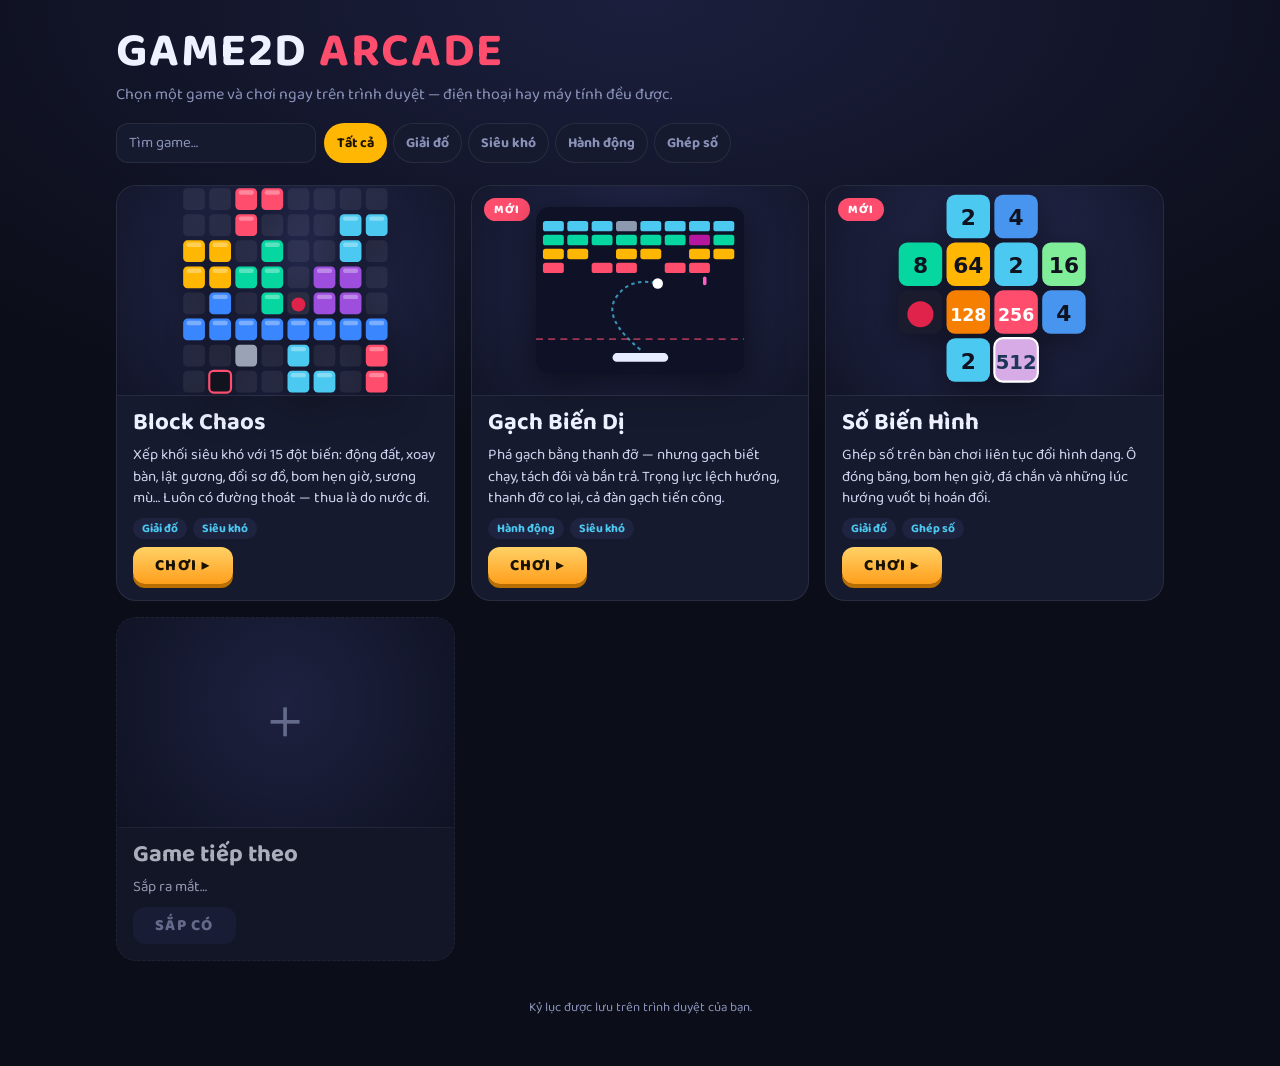
<file: public/index.html>
<!doctype html>
<html lang="vi">
<head>
  <meta charset="utf-8">
  <meta name="viewport" content="width=device-width, initial-scale=1">
  <title>Game2D Arcade</title>
  <meta name="description" content="Sảnh game 2D chơi ngay trên trình duyệt.">
  <link rel="preconnect" href="https://fonts.googleapis.com">
  <link rel="preconnect" href="https://fonts.gstatic.com" crossorigin>
  <link href="https://fonts.googleapis.com/css2?family=Baloo+2:wght@500;700;800&display=swap" rel="stylesheet">
  <style>
    :root {
      --bg: #0b0d18;
      --panel: #161a2e;
      --panel-2: #1e2340;
      --line: #ffffff14;
      --text: #eef1ff;
      --muted: #8a92b9;
      --accent: #ffb703;
      --danger: #ff4d6d;
      --cyan: #4cc9f0;
    }
    * { box-sizing: border-box; margin: 0; padding: 0; }
    html, body {
      min-height: 100%;
      background: radial-gradient(120% 70% at 50% 0%, #1b1f3d 0%, var(--bg) 60%);
      background-color: var(--bg);
      color: var(--text);
      font-family: 'Baloo 2', system-ui, -apple-system, 'Segoe UI', sans-serif;
    }
    a { color: inherit; text-decoration: none; }

    .wrap { max-width: 1080px; margin: 0 auto; padding: 28px 16px 48px; }

    header { display: flex; align-items: flex-end; justify-content: space-between; gap: 16px; flex-wrap: wrap; margin-bottom: 22px; }
    .brand h1 { font-size: clamp(32px, 6vw, 48px); line-height: 1; letter-spacing: .03em; }
    .brand h1 span { color: var(--danger); }
    .brand p { color: var(--muted); margin-top: 6px; }

    .tools { display: flex; gap: 8px; flex-wrap: wrap; }
    .search {
      background: var(--panel); border: 1px solid var(--line); border-radius: 12px;
      color: var(--text); font: inherit; font-size: 15px;
      padding: 7px 12px; width: 200px; max-width: 100%;
    }
    .search::placeholder { color: var(--muted); }
    .filters { display: flex; gap: 6px; flex-wrap: wrap; }
    .filters button {
      border: 1px solid var(--line); background: var(--panel); color: var(--muted);
      font: inherit; font-size: 14px; font-weight: 700;
      padding: 5px 12px; border-radius: 999px; cursor: pointer;
    }
    .filters button[aria-pressed="true"] { background: var(--accent); color: #1a1200; border-color: transparent; }

    .grid { display: grid; grid-template-columns: repeat(auto-fill, minmax(280px, 1fr)); gap: 16px; }

    .card {
      position: relative;
      display: flex; flex-direction: column;
      background: var(--panel);
      border: 1px solid var(--line);
      border-radius: 20px;
      overflow: hidden;
      transition: transform .18s ease, box-shadow .18s ease, border-color .18s;
    }
    a.card:hover, a.card:focus-visible { transform: translateY(-4px); border-color: #ffb70366; box-shadow: 0 14px 36px #000a; outline: none; }
    .thumb {
      aspect-ratio: 16 / 10;
      display: grid; place-items: center;
      background: radial-gradient(circle at 50% 40%, #262b52, #121528);
      border-bottom: 1px solid var(--line);
    }
    .thumb svg { width: 62%; height: auto; filter: drop-shadow(0 8px 18px #0008); }
    .body { padding: 14px 16px 16px; display: flex; flex-direction: column; gap: 8px; flex: 1; }
    .title { display: flex; align-items: baseline; justify-content: space-between; gap: 8px; }
    .title h2 { font-size: 24px; line-height: 1.1; }
    .best { font-size: 13px; color: var(--muted); white-space: nowrap; }
    .best b { color: var(--accent); font-size: 15px; }
    .desc { color: #cfd4f0; font-size: 15px; line-height: 1.45; }
    .tags { display: flex; gap: 6px; flex-wrap: wrap; }
    .tags span { font-size: 12px; font-weight: 700; padding: 1px 9px; border-radius: 999px; background: var(--panel-2); color: var(--cyan); }
    .play {
      margin-top: auto; align-self: flex-start;
      padding: 6px 22px; border-radius: 12px;
      font-weight: 800; letter-spacing: .08em; color: #1a1200;
      background: linear-gradient(180deg, #ffd166, #ff9f1c);
      box-shadow: 0 4px 0 #b86e00;
    }
    .badge {
      position: absolute; top: 12px; left: 12px;
      font-size: 12px; font-weight: 800; letter-spacing: .08em;
      padding: 2px 10px; border-radius: 999px;
      background: var(--danger); color: #fff;
    }

    .card.soon { border-style: dashed; opacity: .7; }
    .card.soon .thumb { font-size: 56px; color: var(--muted); }
    .card.soon .play { background: var(--panel-2); color: var(--muted); box-shadow: none; }

    .empty { color: var(--muted); text-align: center; padding: 40px 0; grid-column: 1 / -1; }
    footer { margin-top: 36px; color: var(--muted); font-size: 13px; text-align: center; }

    @media (max-width: 480px) {
      .wrap { padding-top: 20px; }
      .search { width: 100%; }
      .tools { width: 100%; }
    }
  </style>
</head>
<body>
  <div class="wrap">
    <header>
      <div class="brand">
        <h1>GAME2D <span>ARCADE</span></h1>
        <p>Chọn một game và chơi ngay trên trình duyệt — điện thoại hay máy tính đều được.</p>
      </div>
      <div class="tools">
        <input id="q" class="search" type="search" placeholder="Tìm game…" aria-label="Tìm game">
        <div id="filters" class="filters" role="group" aria-label="Lọc theo thể loại"></div>
      </div>
    </header>

    <main id="grid" class="grid"></main>
    <footer>Kỷ lục được lưu trên trình duyệt của bạn.</footer>
  </div>

  <script>
    // Danh sách game — thêm game mới chỉ cần thêm 1 mục vào đây
    const GAMES = [
      {
        id: 'blockblast',
        title: 'Block Chaos',
        url: 'blockblast/',
        desc: 'Xếp khối siêu khó với 15 đột biến: động đất, xoay bàn, lật gương, đổi sơ đồ, bom hẹn giờ, sương mù… Luôn có đường thoát — thua là do nước đi.',
        tags: ['Giải đố', 'Siêu khó'],
        bestKey: 'bc_best',
        thumb: 'blocks',
      },
      {
        id: 'brick',
        title: 'Gạch Biến Dị',
        url: 'brick/',
        desc: 'Phá gạch bằng thanh đỡ — nhưng gạch biết chạy, tách đôi và bắn trả. Trọng lực lệch hướng, thanh đỡ co lại, cả đàn gạch tiến công.',
        tags: ['Hành động', 'Siêu khó'],
        bestKey: 'bk_best',
        badge: 'MỚI',
        thumb: 'brick',
      },
      {
        id: 'merge',
        title: 'Số Biến Hình',
        url: 'merge/',
        desc: 'Ghép số trên bàn chơi liên tục đổi hình dạng. Ô đóng băng, bom hẹn giờ, đá chắn và những lúc hướng vuốt bị hoán đổi.',
        tags: ['Giải đố', 'Ghép số'],
        bestKey: 'mg_best',
        badge: 'MỚI',
        thumb: 'merge',
      },
    ];

    const THUMBS = {
      // Mini bàn 8×8 vẽ bằng SVG
      blocks() {
        const C = ['#ff4d6d', '#ffb703', '#06d6a0', '#4cc9f0', '#9d4edd', '#3a86ff'];
        const map = [
          '..11....',
          '..1...44',
          '22.3..4.',
          '2233.55.',
          '.6.3B55.',
          '66666666',
          '..x.4..1',
          '.L..44.1',
        ];
        let s = '';
        map.forEach((row, y) => [...row].forEach((ch, x) => {
          const X = x * 12 + 1, Y = y * 12 + 1;
          s += `<rect x="${X}" y="${Y}" width="10" height="10" rx="2" fill="#ffffff10"/>`;
          if (ch === '.') return;
          if (ch === 'B') {
            s += `<rect x="${X}" y="${Y}" width="10" height="10" rx="2" fill="#2b2d42"/><circle cx="${X + 5}" cy="${Y + 5.5}" r="3.2" fill="#e0234a"/>`;
          } else if (ch === 'L') {
            s += `<rect x="${X}" y="${Y}" width="10" height="10" rx="2" fill="#11131f" stroke="#ff4d6d" stroke-width="1"/>`;
          } else if (ch === 'x') {
            s += `<rect x="${X}" y="${Y}" width="10" height="10" rx="2" fill="#9aa3b5"/>`;
          } else {
            const c = C[(+ch - 1) % C.length];
            s += `<rect x="${X}" y="${Y}" width="10" height="10" rx="2" fill="${c}"/><rect x="${X + 1.5}" y="${Y + 1}" width="7" height="2" rx="1" fill="#ffffff55"/>`;
          }
        }));
        return `<svg viewBox="0 0 96 96" aria-hidden="true">${s}</svg>`;
      },

      // Sân phá gạch: vài hàng gạch, đường bay cong của bóng, thanh đỡ
      brick() {
        const C = ['#4cc9f0', '#06d6a0', '#ffb703', '#ff4d6d'];
        let s = '<rect x="0" y="0" width="120" height="96" rx="8" fill="#0f1226"/>';
        for (let r = 0; r < 4; r++) for (let c = 0; c < 8; c++) {
          if ((r === 2 && (c === 2 || c === 5)) || (r === 3 && c % 3 === 1)) continue;
          const x = 4 + c * 14, y = 8 + r * 8;
          const fill = r === 1 && c === 6 ? '#b5179e' : r === 0 && c === 3 ? '#8d99ae' : C[r];
          s += `<rect x="${x}" y="${y}" width="12" height="6" rx="1.5" fill="${fill}"/>`;
          if (r === 3 && c === 4) s += `<line x1="${x + 6}" y1="${y + 1}" x2="${x + 6}" y2="${y + 5}" stroke="#10121f" stroke-dasharray="1.5 1"/>`;
        }
        s += '<path d="M60 82 Q 38 64 46 52 T 70 44" fill="none" stroke="#4cc9f0" stroke-width="1.2" stroke-dasharray="2 2" opacity=".7"/>';
        s += '<circle cx="70" cy="44" r="3" fill="#fff"/>';
        s += '<rect x="96" y="40" width="2" height="5" rx="1" fill="#ff5ec4"/>';
        s += '<line x1="0" y1="76" x2="120" y2="76" stroke="#ff4d6d" stroke-dasharray="4 3" opacity=".6"/>';
        s += '<rect x="44" y="84" width="32" height="5" rx="2.5" fill="#e8ecff"/>';
        return `<svg viewBox="0 0 120 96" aria-hidden="true">${s}</svg>`;
      },

      // Bàn ghép số hình chữ thập, có ô băng và bom
      merge() {
        const cells = [
          [1, 0, 2], [2, 0, 4], [0, 1, 8], [1, 1, 64], [2, 1, 2], [3, 1, 16],
          [0, 2, 'B'], [1, 2, 128], [2, 2, 256], [3, 2, 4], [1, 3, 2], [2, 3, 'I'],
        ];
        const color = v => ({ 2: '#4cc9f0', 4: '#4895ef', 8: '#06d6a0', 16: '#80ed99', 64: '#ffb703', 128: '#f77f00', 256: '#ff4d6d' }[v]);
        let s = '';
        for (const [x, y, v] of cells) {
          const X = 4 + x * 22, Y = 4 + y * 22;
          if (v === 'B') {
            s += `<rect x="${X}" y="${Y}" width="20" height="20" rx="4" fill="#1a1c2e"/><circle cx="${X + 10}" cy="${Y + 11}" r="6" fill="#e0234a"/>`;
          } else if (v === 'I') {
            s += `<rect x="${X}" y="${Y}" width="20" height="20" rx="4" fill="#ff5ec4"/><rect x="${X}" y="${Y}" width="20" height="20" rx="4" fill="#bde0fe" fill-opacity=".6" stroke="#fff"/>` +
              `<text x="${X + 10}" y="${Y + 14}" text-anchor="middle" font-size="9" font-weight="800" fill="#1d3557" font-family="system-ui">512</text>`;
          } else {
            s += `<rect x="${X}" y="${Y}" width="20" height="20" rx="4" fill="${color(v)}"/>` +
              `<text x="${X + 10}" y="${Y + 14}" text-anchor="middle" font-size="${v > 99 ? 8 : 10}" font-weight="800" fill="${v <= 64 ? '#10121f' : '#fff'}" font-family="system-ui">${v}</text>`;
          }
        }
        return `<svg viewBox="0 0 96 96" aria-hidden="true">${s}</svg>`;
      },
    };

    const esc = s => String(s).replace(/[&<>"]/g, c => ({ '&': '&amp;', '<': '&lt;', '>': '&gt;', '"': '&quot;' }[c]));
    function readBest(key) {
      try { const v = JSON.parse(localStorage.getItem(key)); return typeof v === 'number' ? v : 0; } catch (e) { return 0; }
    }

    let activeTag = 'Tất cả';
    const allTags = ['Tất cả', ...new Set(GAMES.flatMap(g => g.tags))];
    const filtersEl = document.getElementById('filters');
    filtersEl.innerHTML = allTags.map(t => `<button type="button" aria-pressed="${t === activeTag}">${esc(t)}</button>`).join('');
    filtersEl.addEventListener('click', e => {
      const b = e.target.closest('button');
      if (!b) return;
      activeTag = b.textContent;
      [...filtersEl.children].forEach(x => x.setAttribute('aria-pressed', x === b));
      render();
    });
    document.getElementById('q').addEventListener('input', render);

    function render() {
      const q = document.getElementById('q').value.trim().toLowerCase();
      const list = GAMES.filter(g =>
        (activeTag === 'Tất cả' || g.tags.includes(activeTag)) &&
        (!q || (g.title + ' ' + g.desc + ' ' + g.tags.join(' ')).toLowerCase().includes(q)));
      const cards = list.map(g => {
        const best = g.bestKey ? readBest(g.bestKey) : 0;
        return `<a class="card" href="${esc(g.url)}">
          ${g.badge ? `<span class="badge">${esc(g.badge)}</span>` : ''}
          <div class="thumb">${THUMBS[g.thumb] ? THUMBS[g.thumb]() : ''}</div>
          <div class="body">
            <div class="title"><h2>${esc(g.title)}</h2>${best ? `<span class="best">Kỷ lục <b>${best}</b></span>` : ''}</div>
            <p class="desc">${esc(g.desc)}</p>
            <div class="tags">${g.tags.map(t => `<span>${esc(t)}</span>`).join('')}</div>
            <span class="play">CHƠI ▸</span>
          </div>
        </a>`;
      });
      if (!q && activeTag === 'Tất cả') {
        cards.push(`<div class="card soon"><div class="thumb">＋</div><div class="body">
          <div class="title"><h2>Game tiếp theo</h2></div>
          <p class="desc">Sắp ra mắt…</p><span class="play">SẮP CÓ</span></div></div>`);
      }
      document.getElementById('grid').innerHTML = cards.length ? cards.join('') : '<p class="empty">Không tìm thấy game nào.</p>';
    }
    render();
  </script>
</body>
</html>
</file>
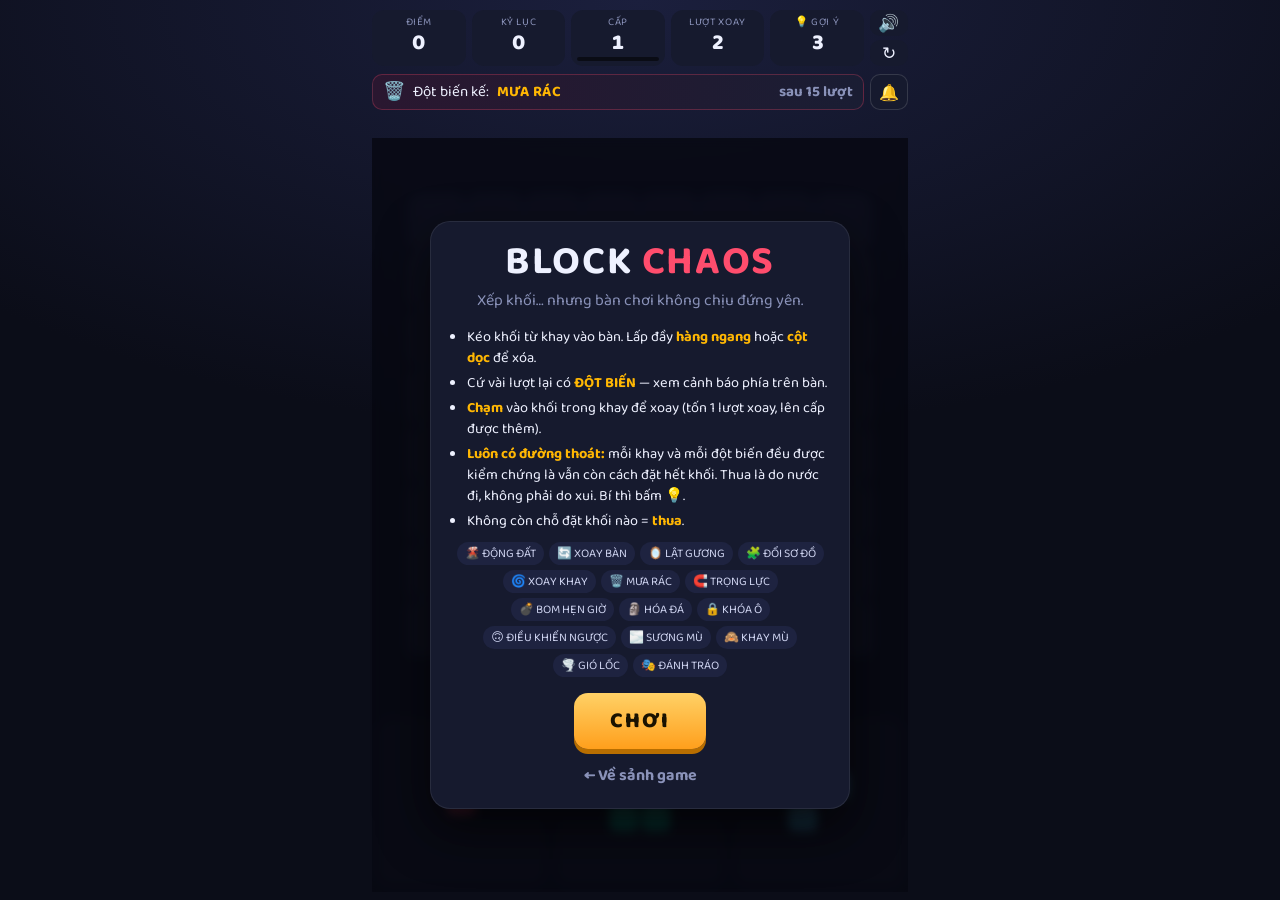
<file: public/blockblast/index.html>
<!doctype html>
<html lang="vi">
<head>
  <meta charset="utf-8">
  <meta name="viewport" content="width=device-width, initial-scale=1, maximum-scale=1, user-scalable=no">
  <title>Block Chaos</title>
  <link rel="preconnect" href="https://fonts.googleapis.com">
  <link rel="preconnect" href="https://fonts.gstatic.com" crossorigin>
  <link href="https://fonts.googleapis.com/css2?family=Baloo+2:wght@500;700;800&display=swap" rel="stylesheet">
  <link rel="stylesheet" href="../shared/arcade.css">
</head>
<body>
  <div id="app">
    <header class="hud">
      <div class="stat"><span class="lbl">Điểm</span><span class="val" id="score">0</span></div>
      <div class="stat"><span class="lbl">Kỷ lục</span><span class="val" id="best">0</span></div>
      <div class="stat">
        <span class="lbl">Cấp</span><span class="val" id="level">1</span>
        <div class="bar"><i id="levelBar"></i></div>
      </div>
      <div class="stat" title="Chạm vào khối trong khay để xoay (phím R khi đang kéo)">
        <span class="lbl">Lượt xoay</span><span class="val" id="tokens">2</span>
      </div>
      <button class="stat hint" id="hintBtn" title="Chỉ ra một nước đi chắc chắn còn đường thoát">
        <span class="lbl">💡 Gợi ý</span><span class="val" id="hints">3</span>
      </button>
      <div class="btns">
        <button id="muteBtn" aria-label="Bật/tắt âm thanh">🔊</button>
        <button id="restartBtn" aria-label="Chơi lại">↻</button>
      </div>
    </header>

    <div class="status">
      <div id="next" class="next"></div>
      <div id="effects" class="effects"></div>
    </div>

    <div class="stage">
      <canvas id="cv"></canvas>

      <div id="banner" class="banner">
        <div class="b-tag"></div>
        <div class="b-icon"></div>
        <div class="b-name"></div>
        <div class="b-desc"></div>
        <div class="b-detail"></div>
      </div>

      <div id="overlay" class="overlay">
        <div id="startCard" class="card">
          <h1>BLOCK <span>CHAOS</span></h1>
          <p class="sub">Xếp khối… nhưng bàn chơi không chịu đứng yên.</p>
          <ul class="rules">
            <li>Kéo khối từ khay vào bàn. Lấp đầy <b>hàng ngang</b> hoặc <b>cột dọc</b> để xóa.</li>
            <li>Cứ vài lượt lại có <b>ĐỘT BIẾN</b> — xem cảnh báo phía trên bàn.</li>
            <li><b>Chạm</b> vào khối trong khay để xoay (tốn 1 lượt xoay, lên cấp được thêm).</li>
            <li><b>Luôn có đường thoát:</b> mỗi khay và mỗi đột biến đều được kiểm chứng là vẫn còn cách đặt hết khối. Thua là do nước đi, không phải do xui. Bí thì bấm 💡.</li>
            <li>Không còn chỗ đặt khối nào = <b>thua</b>.</li>
          </ul>
          <div id="mutList" class="mut-list"></div>
          <button id="startBtn" class="big">CHƠI</button>
          <a class="home" href="../">← Về sảnh game</a>
        </div>

        <div id="overCard" class="card" hidden>
          <h1 class="over">TOANG RỒI!</h1>
          <p class="sub" id="overReason">Không còn chỗ cho khối nào.</p>
          <div class="final"><span id="finalScore">0</span><small id="newBest" hidden>KỶ LỤC MỚI!</small></div>
          <div class="stats">
            <div><b id="stLevel">1</b><span>cấp</span></div>
            <div><b id="stLines">0</b><span>hàng xóa</span></div>
            <div><b id="stMuts">0</b><span>đột biến</span></div>
            <div><b id="stMoves">0</b><span>lượt</span></div>
          </div>
          <div id="revive"></div>
          <button id="againBtn" class="big">CHƠI LẠI</button>
          <a class="home" href="../">← Về sảnh game</a>
        </div>
      </div>
    </div>
  </div>
  <script src="../shared/revive.js"></script>
  <script src="../shared/notify.js"></script>
  <script src="game.js"></script>
</body>
</html>
</file>
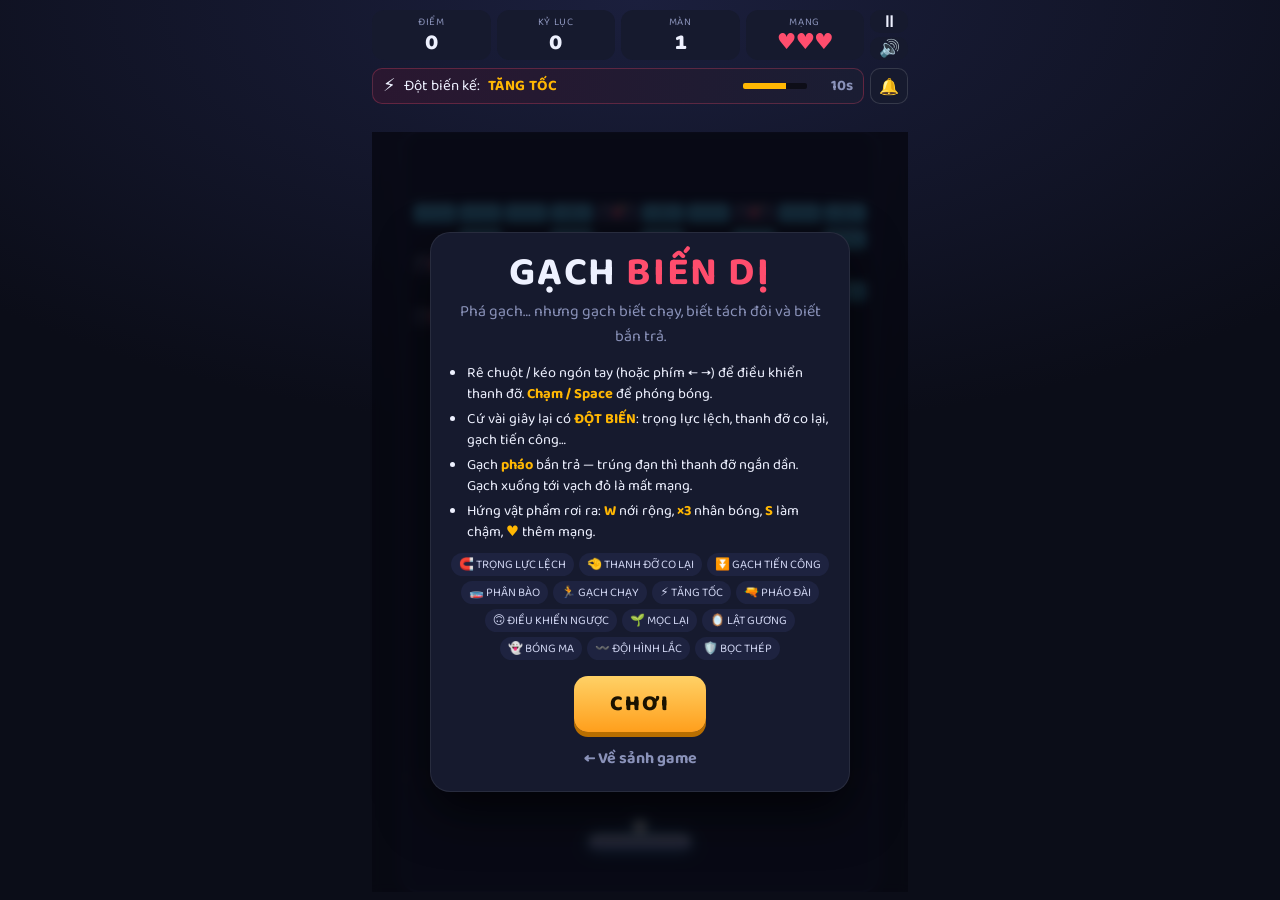
<file: public/brick/index.html>
<!doctype html>
<html lang="vi">
<head>
  <meta charset="utf-8">
  <meta name="viewport" content="width=device-width, initial-scale=1, maximum-scale=1, user-scalable=no">
  <title>Gạch Biến Dị</title>
  <link rel="preconnect" href="https://fonts.googleapis.com">
  <link rel="preconnect" href="https://fonts.gstatic.com" crossorigin>
  <link href="https://fonts.googleapis.com/css2?family=Baloo+2:wght@500;700;800&display=swap" rel="stylesheet">
  <link rel="stylesheet" href="../shared/arcade.css">
  <style>
    .lives { color: var(--danger); letter-spacing: -.05em; }
    .next .bar { width: 64px; height: 6px; margin: 0 0 0 auto; flex: none; }
    .next .cnt { margin-left: 8px; min-width: 30px; text-align: right; }
  </style>
</head>
<body>
  <div id="app">
    <header class="hud">
      <div class="stat"><span class="lbl">Điểm</span><span class="val" id="score">0</span></div>
      <div class="stat"><span class="lbl">Kỷ lục</span><span class="val" id="best">0</span></div>
      <div class="stat"><span class="lbl">Màn</span><span class="val" id="level">1</span></div>
      <div class="stat"><span class="lbl">Mạng</span><span class="val lives" id="lives">♥♥♥</span></div>
      <div class="btns">
        <button id="pauseBtn" aria-label="Tạm dừng">⏸</button>
        <button id="muteBtn" aria-label="Bật/tắt âm thanh">🔊</button>
      </div>
    </header>

    <div class="status">
      <div id="next" class="next"></div>
      <div id="effects" class="effects"></div>
    </div>

    <div class="stage">
      <canvas id="cv"></canvas>

      <div id="banner" class="banner">
        <div class="b-tag"></div>
        <div class="b-icon"></div>
        <div class="b-name"></div>
        <div class="b-desc"></div>
        <div class="b-detail"></div>
      </div>

      <div id="overlay" class="overlay">
        <div id="startCard" class="card">
          <h1>GẠCH <span>BIẾN DỊ</span></h1>
          <p class="sub">Phá gạch… nhưng gạch biết chạy, biết tách đôi và biết bắn trả.</p>
          <ul class="rules">
            <li>Rê chuột / kéo ngón tay (hoặc phím ← →) để điều khiển thanh đỡ. <b>Chạm / Space</b> để phóng bóng.</li>
            <li>Cứ vài giây lại có <b>ĐỘT BIẾN</b>: trọng lực lệch, thanh đỡ co lại, gạch tiến công…</li>
            <li>Gạch <b>pháo</b> bắn trả — trúng đạn thì thanh đỡ ngắn dần. Gạch xuống tới vạch đỏ là mất mạng.</li>
            <li>Hứng vật phẩm rơi ra: <b>W</b> nới rộng, <b>×3</b> nhân bóng, <b>S</b> làm chậm, <b>♥</b> thêm mạng.</li>
          </ul>
          <div id="mutList" class="mut-list"></div>
          <button id="startBtn" class="big">CHƠI</button>
          <a class="home" href="../">← Về sảnh game</a>
        </div>

        <div id="pauseCard" class="card" hidden>
          <h1>TẠM DỪNG</h1>
          <div class="row">
            <button id="resumeBtn" class="big">TIẾP TỤC</button>
            <button id="restartBtn" class="big ghost">CHƠI LẠI</button>
          </div>
          <a class="home" href="../">← Về sảnh game</a>
        </div>

        <div id="overCard" class="card" hidden>
          <h1 class="over">TOANG RỒI!</h1>
          <p class="sub" id="overReason">Hết mạng.</p>
          <div class="final"><span id="finalScore">0</span><small id="newBest" hidden>KỶ LỤC MỚI!</small></div>
          <div class="stats">
            <div><b id="stLevel">1</b><span>màn</span></div>
            <div><b id="stBricks">0</b><span>gạch vỡ</span></div>
            <div><b id="stMuts">0</b><span>đột biến</span></div>
            <div><b id="stTime">0</b><span>giây</span></div>
          </div>
          <div id="revive"></div>
          <button id="againBtn" class="big">CHƠI LẠI</button>
          <a class="home" href="../">← Về sảnh game</a>
        </div>
      </div>
    </div>
  </div>
  <script src="../shared/sound.js"></script>
  <script src="../shared/revive.js"></script>
  <script src="../shared/notify.js"></script>
  <script src="game.js"></script>
</body>
</html>
</file>
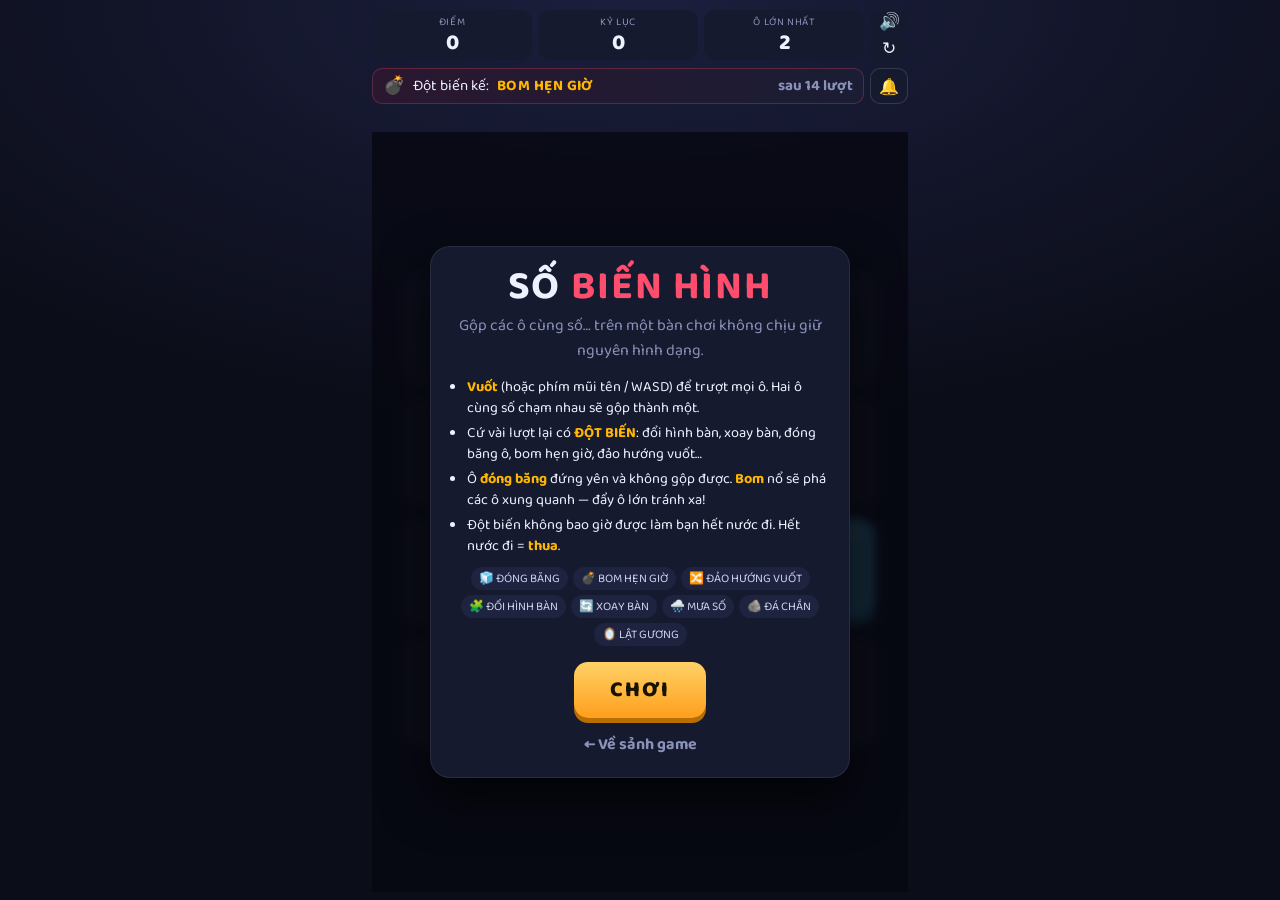
<file: public/merge/index.html>
<!doctype html>
<html lang="vi">
<head>
  <meta charset="utf-8">
  <meta name="viewport" content="width=device-width, initial-scale=1, maximum-scale=1, user-scalable=no">
  <title>Số Biến Hình</title>
  <link rel="preconnect" href="https://fonts.googleapis.com">
  <link rel="preconnect" href="https://fonts.gstatic.com" crossorigin>
  <link href="https://fonts.googleapis.com/css2?family=Baloo+2:wght@500;700;800&display=swap" rel="stylesheet">
  <link rel="stylesheet" href="../shared/arcade.css">
</head>
<body>
  <div id="app">
    <header class="hud">
      <div class="stat"><span class="lbl">Điểm</span><span class="val" id="score">0</span></div>
      <div class="stat"><span class="lbl">Kỷ lục</span><span class="val" id="best">0</span></div>
      <div class="stat"><span class="lbl">Ô lớn nhất</span><span class="val" id="maxTile">2</span></div>
      <div class="btns">
        <button id="muteBtn" aria-label="Bật/tắt âm thanh">🔊</button>
        <button id="restartBtn" aria-label="Chơi lại">↻</button>
      </div>
    </header>

    <div class="status">
      <div id="next" class="next"></div>
      <div id="effects" class="effects"></div>
    </div>

    <div class="stage">
      <canvas id="cv"></canvas>

      <div id="banner" class="banner">
        <div class="b-tag"></div>
        <div class="b-icon"></div>
        <div class="b-name"></div>
        <div class="b-desc"></div>
        <div class="b-detail"></div>
      </div>

      <div id="overlay" class="overlay">
        <div id="startCard" class="card">
          <h1>SỐ <span>BIẾN HÌNH</span></h1>
          <p class="sub">Gộp các ô cùng số… trên một bàn chơi không chịu giữ nguyên hình dạng.</p>
          <ul class="rules">
            <li><b>Vuốt</b> (hoặc phím mũi tên / WASD) để trượt mọi ô. Hai ô cùng số chạm nhau sẽ gộp thành một.</li>
            <li>Cứ vài lượt lại có <b>ĐỘT BIẾN</b>: đổi hình bàn, xoay bàn, đóng băng ô, bom hẹn giờ, đảo hướng vuốt…</li>
            <li>Ô <b>đóng băng</b> đứng yên và không gộp được. <b>Bom</b> nổ sẽ phá các ô xung quanh — đẩy ô lớn tránh xa!</li>
            <li>Đột biến không bao giờ được làm bạn hết nước đi. Hết nước đi = <b>thua</b>.</li>
          </ul>
          <div id="mutList" class="mut-list"></div>
          <button id="startBtn" class="big">CHƠI</button>
          <a class="home" href="../">← Về sảnh game</a>
        </div>

        <div id="overCard" class="card" hidden>
          <h1 class="over">HẾT NƯỚC ĐI!</h1>
          <p class="sub">Bàn đã kín, không còn ô nào gộp được.</p>
          <div class="final"><span id="finalScore">0</span><small id="newBest" hidden>KỶ LỤC MỚI!</small></div>
          <div class="stats">
            <div><b id="stMax">0</b><span>ô lớn nhất</span></div>
            <div><b id="stMoves">0</b><span>lượt</span></div>
            <div><b id="stMuts">0</b><span>đột biến</span></div>
            <div><b id="stBombs">0</b><span>bom nổ</span></div>
          </div>
          <div id="revive"></div>
          <button id="againBtn" class="big">CHƠI LẠI</button>
          <a class="home" href="../">← Về sảnh game</a>
        </div>
      </div>
    </div>
  </div>
  <script src="../shared/sound.js"></script>
  <script src="../shared/revive.js"></script>
  <script src="../shared/notify.js"></script>
  <script src="game.js"></script>
</body>
</html>
</file>
<file: public/shared/arcade.css>
:root {
  --bg: #0b0d18;
  --panel: #161a2e;
  --panel-2: #1e2340;
  --text: #eef1ff;
  --muted: #8a92b9;
  --accent: #ffb703;
  --danger: #ff4d6d;
  --cyan: #4cc9f0;
}

* { box-sizing: border-box; margin: 0; padding: 0; }

html, body {
  height: 100%;
  background: radial-gradient(120% 80% at 50% 0%, #1b1f3d 0%, var(--bg) 60%);
  background-color: var(--bg);
  color: var(--text);
  font-family: 'Baloo 2', system-ui, -apple-system, 'Segoe UI', sans-serif;
  overflow: hidden;
  user-select: none;
  -webkit-user-select: none;
  -webkit-tap-highlight-color: transparent;
}

#app {
  max-width: 560px;
  height: 100%;
  margin: 0 auto;
  display: flex;
  flex-direction: column;
  padding: 10px 12px calc(8px + env(safe-area-inset-bottom));
}

/* ---------- HUD ---------- */
.hud { display: flex; gap: 6px; }

.stat {
  flex: 1;
  min-width: 0;
  background: var(--panel);
  border-radius: 12px;
  padding: 4px 6px 5px;
  display: flex;
  flex-direction: column;
  align-items: center;
}
button.stat { border: 0; color: inherit; font: inherit; cursor: pointer; }
button.stat:hover { background: var(--panel-2); }
.lbl { font-size: 10.5px; text-transform: uppercase; letter-spacing: .06em; color: var(--muted); white-space: nowrap; }
.val { font-size: 22px; font-weight: 800; line-height: 1.1; font-variant-numeric: tabular-nums; }
.val.bump { animation: bump .35s ease; }
.bar { width: 100%; height: 4px; background: #0008; border-radius: 2px; overflow: hidden; margin-top: 2px; }
.bar i { display: block; height: 100%; width: 0; background: var(--accent); transition: width .3s; }

.btns { display: flex; flex-direction: column; gap: 4px; }
.btns button {
  width: 38px; flex: 1;
  border: 0; border-radius: 10px;
  background: var(--panel); color: var(--text);
  font-size: 17px; cursor: pointer;
}
.btns button:hover { background: var(--panel-2); }

/* ---------- Trạng thái đột biến ---------- */
.status { height: 64px; margin-top: 8px; overflow: hidden; }

.next {
  display: flex; align-items: center; gap: 8px;
  background: linear-gradient(90deg, #2a1730, #1a1d33);
  border: 1px solid #ff4d6d44;
  border-radius: 10px;
  padding: 3px 10px;
  font-size: 15px;
  white-space: nowrap;
}
.next .ico { font-size: 18px; }
.next b { color: var(--accent); letter-spacing: .03em; }
.next .cnt { margin-left: auto; color: var(--muted); font-weight: 700; }
.next.urgent { border-color: var(--danger); animation: pulse .5s infinite alternate; }
.next.urgent .cnt { color: var(--danger); }

.effects { display: flex; gap: 6px; margin-top: 5px; flex-wrap: nowrap; overflow: hidden; }
.chip {
  font-size: 13px; font-weight: 700;
  padding: 1px 9px;
  border-radius: 999px;
  background: #4cc9f022; color: var(--cyan);
  border: 1px solid #4cc9f055;
  white-space: nowrap;
}
.chip.bad { background: #ff4d6d22; color: #ff8fa3; border-color: #ff4d6d55; }
.chip.good { background: #ffb70322; color: var(--accent); border-color: #ffb70355; }

/* ---------- Sân chơi ---------- */
.stage { position: relative; flex: 1; min-height: 0; }
canvas { position: absolute; inset: 0; width: 100%; height: 100%; display: block; touch-action: none; }

.banner {
  position: absolute; left: 50%; top: 36%;
  transform: translate(-50%, -50%);
  width: min(92%, 420px);
  padding: 14px 18px 16px;
  text-align: center;
  background: rgba(16, 12, 30, .92);
  border: 2px solid var(--danger);
  border-radius: 18px;
  box-shadow: 0 0 40px #ff4d6d66, 0 10px 30px #0009;
  opacity: 0;
  pointer-events: none;
  z-index: 4;
}
.banner.show { animation: bannerIn 1.9s ease forwards; }
.b-tag { font-size: 12px; font-weight: 800; letter-spacing: .2em; color: var(--danger); }
.b-tag:empty { display: none; }
.b-icon { font-size: 40px; line-height: 1.1; }
.b-name { font-size: 28px; font-weight: 800; color: var(--accent); letter-spacing: .04em; line-height: 1.1; }
.b-desc { font-size: 15px; color: #cfd4f0; margin-top: 4px; }
.b-detail { font-size: 14px; font-weight: 700; color: var(--cyan); margin-top: 2px; }
.b-detail:empty { display: none; }

/* ---------- Overlay ---------- */
.overlay {
  position: absolute; inset: 0;
  display: flex; align-items: center; justify-content: center;
  background: rgba(8, 9, 18, .84);
  backdrop-filter: blur(5px);
  -webkit-backdrop-filter: blur(5px);
  z-index: 5;
  padding: 12px;
}
.overlay[hidden], .card[hidden], [hidden] { display: none !important; }

.card {
  width: 100%; max-width: 420px; max-height: 100%;
  overflow-y: auto;
  background: var(--panel);
  border: 1px solid #ffffff14;
  border-radius: 20px;
  padding: 20px 18px;
  text-align: center;
  box-shadow: 0 20px 50px #000a;
}
.card h1 { font-size: 40px; line-height: 1; letter-spacing: .04em; }
.card h1 span { color: var(--danger); }
.card h1.over { color: var(--danger); }
.sub { color: var(--muted); margin-top: 6px; }

.rules { text-align: left; margin: 14px 0 10px; padding-left: 18px; font-size: 14.5px; line-height: 1.45; }
.rules li { margin-bottom: 4px; }
.rules b { color: var(--accent); }

.mut-list { display: flex; flex-wrap: wrap; gap: 5px; justify-content: center; margin: 6px 0 16px; }
.mut-list span { font-size: 12px; padding: 2px 8px; border-radius: 999px; background: var(--panel-2); color: #cfd4f0; }

.big {
  border: 0; border-radius: 14px;
  padding: 10px 36px;
  font: inherit; font-size: 22px; font-weight: 800; letter-spacing: .08em;
  color: #1a1200;
  background: linear-gradient(180deg, #ffd166, #ff9f1c);
  box-shadow: 0 5px 0 #b86e00;
  cursor: pointer;
}
.home { display: block; margin-top: 14px; color: var(--muted); font-weight: 700; text-decoration: none; }
.home:hover { color: var(--text); }
.big:active { transform: translateY(3px); box-shadow: 0 2px 0 #b86e00; }

.final { margin: 14px 0 6px; }
.final span { font-size: 54px; font-weight: 800; line-height: 1; color: var(--accent); display: block; }
.final small { color: var(--cyan); font-weight: 800; letter-spacing: .1em; }
.stats { display: grid; grid-template-columns: repeat(4, 1fr); gap: 6px; margin: 12px 0 18px; }
.stats div { background: var(--panel-2); border-radius: 10px; padding: 6px 2px; display: flex; flex-direction: column; }
.stats b { font-size: 20px; }
.stats span { font-size: 11px; color: var(--muted); }

.big.ghost { background: var(--panel-2); color: var(--text); box-shadow: 0 5px 0 #0c0e1c; font-size: 18px; padding: 8px 26px; }
.card .row { display: flex; gap: 10px; justify-content: center; flex-wrap: wrap; margin-top: 14px; }

/* ---------- Thông báo gọn (nút 🔕) ---------- */
.status-row { display: flex; gap: 6px; align-items: stretch; }
.status-row .next { flex: 1; min-width: 0; }
.quiet-btn {
  flex: none; width: 38px;
  border: 1px solid #ffffff22; border-radius: 10px;
  background: var(--panel); color: var(--text);
  font-size: 16px; cursor: pointer;
}
.quiet-btn:hover { background: var(--panel-2); }

body.quiet-banners .banner {
  top: 6px;
  transform: translateX(-50%);
  width: auto; max-width: 94%;
  display: flex; align-items: center; gap: 8px;
  padding: 4px 12px;
  text-align: left; white-space: nowrap; overflow: hidden;
  border-width: 1px; border-radius: 999px;
  box-shadow: none;
}
body.quiet-banners .banner .b-tag,
body.quiet-banners .banner .b-desc { display: none; }
body.quiet-banners .banner .b-icon { font-size: 18px; }
body.quiet-banners .banner .b-name { font-size: 16px; }
body.quiet-banners .banner .b-detail { font-size: 13px; margin: 0; overflow: hidden; text-overflow: ellipsis; }
body.quiet-banners .banner.show { animation: bannerQuiet 2.6s ease forwards; }
@keyframes bannerQuiet { 0% { opacity: 0; } 8% { opacity: 1; } 85% { opacity: 1; } 100% { opacity: 0; } }

/* ---------- Hồi sinh ---------- */
.revive { display: flex; flex-wrap: wrap; gap: 6px; justify-content: center; margin: 0 0 16px; }
.revive input {
  flex: 1 1 160px; min-width: 0; max-width: 220px;
  background: var(--bg); color: var(--text);
  border: 1px solid #ffffff22; border-radius: 10px;
  font: inherit; font-size: 15px; padding: 6px 10px;
  user-select: text; -webkit-user-select: text;
}
.revive input:focus { outline: 2px solid var(--cyan); outline-offset: 1px; }
.revive button {
  border: 0; border-radius: 10px; padding: 6px 14px; cursor: pointer;
  font: inherit; font-size: 15px; font-weight: 800;
  background: #06d6a0; color: #022b20;
}
.revive-msg { flex-basis: 100%; min-height: 1.2em; font-size: 13px; color: #ff8fa3; }
.revive.wrong { animation: wrong .35s ease; }
@keyframes wrong { 20%, 60% { transform: translateX(-6px); } 40%, 80% { transform: translateX(6px); } }

@keyframes pulse { from { box-shadow: 0 0 0 #ff4d6d00; } to { box-shadow: 0 0 14px #ff4d6daa; } }
@keyframes bump { 0% { transform: scale(1); } 40% { transform: scale(1.25); } 100% { transform: scale(1); } }
@keyframes bannerIn {
  0%   { opacity: 0; transform: translate(-50%, -50%) scale(.4) rotate(-8deg); }
  10%  { opacity: 1; transform: translate(-50%, -50%) scale(1.08) rotate(2deg); }
  18%  { transform: translate(-50%, -50%) scale(1) rotate(0); }
  80%  { opacity: 1; transform: translate(-50%, -50%) scale(1); }
  100% { opacity: 0; transform: translate(-50%, -62%) scale(.96); }
}

@media (max-width: 380px) {
  .val { font-size: 19px; }
  .next { font-size: 13.5px; }
  .card h1 { font-size: 34px; }
}
</file>
